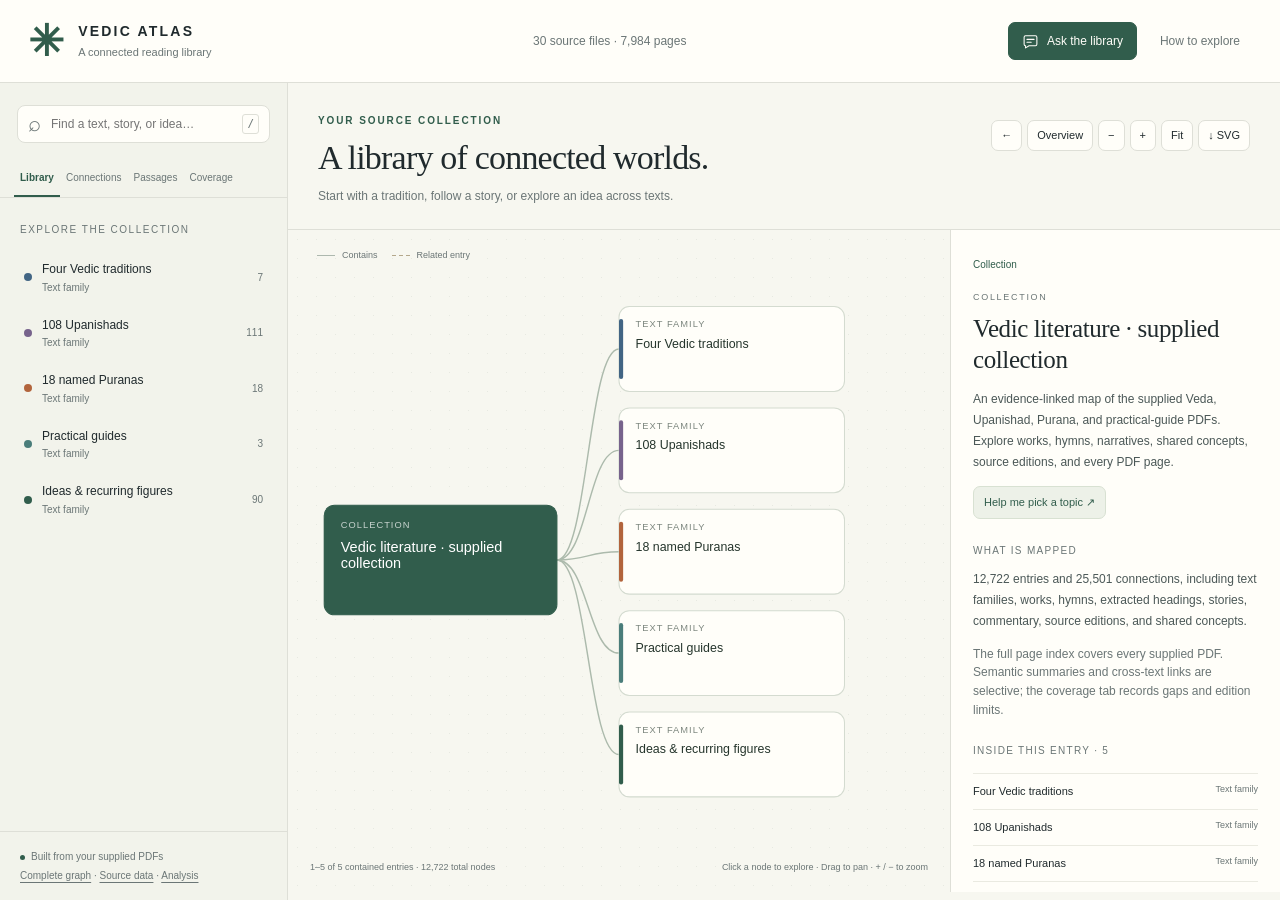
<file: index.html>
<!doctype html>
<html lang="en">
<head>
  <meta charset="utf-8">
  <meta name="viewport" content="width=device-width, initial-scale=1">
  <meta name="description" content="Explore Vedic literature through an interactive, source-linked atlas of texts, hymns, stories, and shared ideas.">
  <title>Vedic Atlas</title>
  <link rel="icon" href="output/favicon.svg" type="image/svg+xml">
  <script>
    window.location.replace('output/vedic-atlas.html' + window.location.search + window.location.hash);
  </script>
</head>
<body>
  <p><a href="output/vedic-atlas.html">Open Vedic Atlas</a></p>
</body>
</html>
</file>
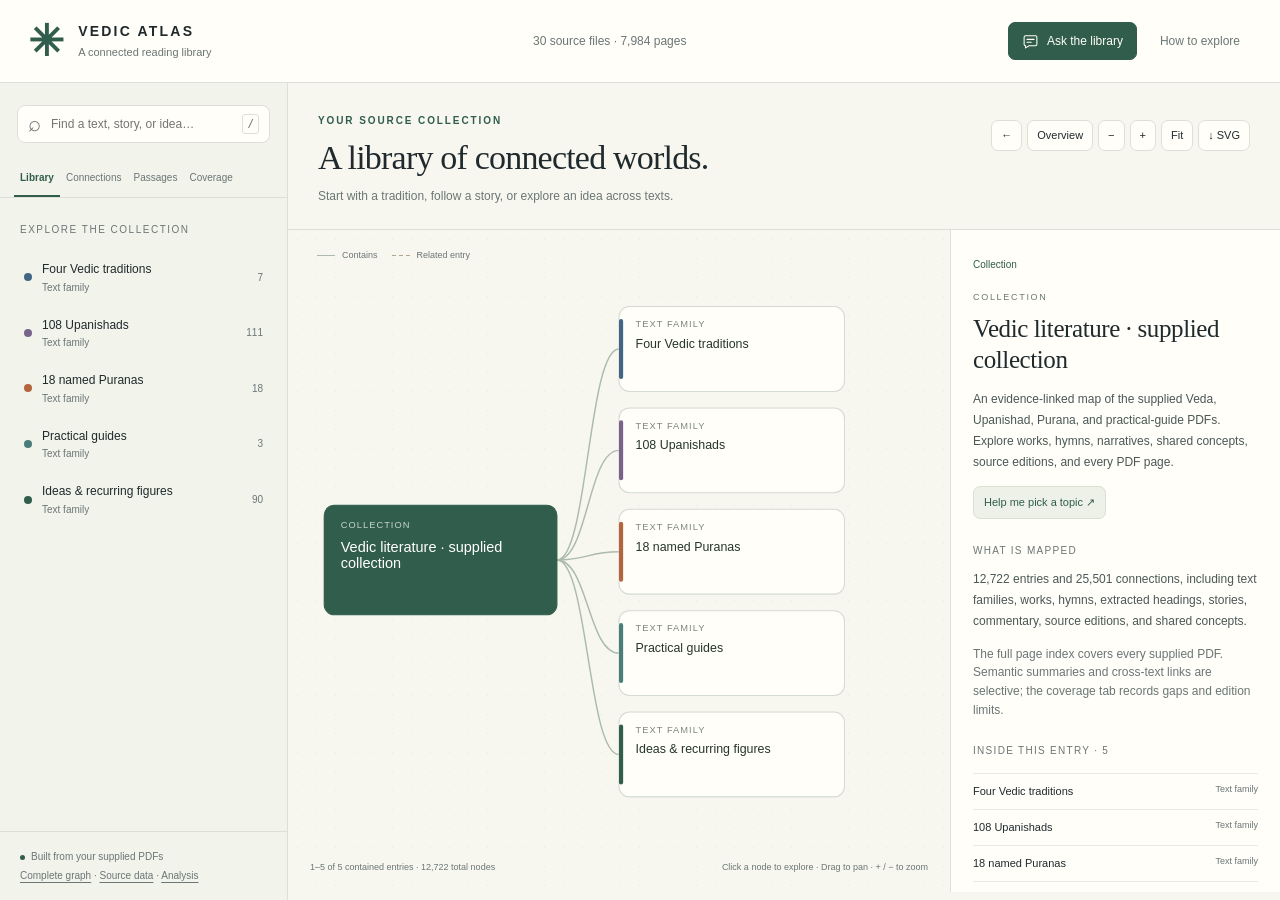
<file: output/vedic-atlas.html>
<!doctype html>
<html lang="en">
<head>
<meta charset="utf-8"><meta name="viewport" content="width=device-width,initial-scale=1">
<title>Vedic Atlas · A connected reading library</title>
<link rel="icon" href="favicon.svg" type="image/svg+xml">
<link rel="stylesheet" href="atlas.css">
<link rel="stylesheet" href="guide.css">
</head>
<body>
<header><a class="brand" href="#root"><span class="brandmark">✳</span><span>VEDIC ATLAS<small>A connected reading library</small></span></a><div class="topnote">30 source files · <span id="totalPages">7,984</span> pages</div><div class="header-actions"><button id="openGuide" class="guide-launch" aria-haspopup="dialog" aria-controls="guideDialog"><svg viewBox="0 0 24 24" aria-hidden="true"><path d="M5 4h14a2 2 0 0 1 2 2v10a2 2 0 0 1-2 2h-9l-5 3v-3a2 2 0 0 1-2-2V6a2 2 0 0 1 2-2Z"/><path d="M7 9h10M7 13h6"/></svg>Ask the library</button><button id="helpButton" class="quiet" aria-label="How to explore"><span class="help-label">How to explore</span><span class="help-icon" aria-hidden="true">?</span></button></div></header>
<div class="app">
<aside class="sidebar">
<div class="searchbox"><span>⌕</span><input id="search" type="search" aria-label="Search the library" placeholder="Find a text, story, or idea…"><kbd>/</kbd></div>
<nav class="tabs" aria-label="Explore modes"><button data-tab="library" class="active">Library</button><button data-tab="themes">Connections</button><button data-tab="passages">Passages</button><button data-tab="coverage">Coverage</button></nav>
<div id="navContent" class="navcontent"></div>
<footer><span class="live-dot"></span>Built from your supplied PDFs<br><a href="atlas.graphml" download>Complete graph</a> <span>·</span> <a href="atlas.json" download>Source data</a> <span>·</span> <a href="../analysis/REPORT.md">Analysis</a></footer>
</aside>
<main>
<div class="workspace-head"><div><div id="eyebrow" class="eyebrow">YOUR SOURCE COLLECTION</div><h1 id="heading">A library of connected worlds.</h1><p id="subheading">Start with a tradition, follow a story, or explore an idea across texts.</p></div><div class="map-actions"><button id="back" title="Go back" aria-label="Go back">←</button><button id="home" title="Collection overview">Overview</button><button id="zoomOut" title="Zoom out" aria-label="Zoom out">−</button><button id="zoomIn" title="Zoom in" aria-label="Zoom in">+</button><button id="fit" title="Fit map">Fit</button><button id="export" title="Save this map">↓ SVG</button></div></div>
<div class="workspace-body">
<section class="maparea" aria-label="Interactive mind map"><div class="map-key"><span class="keyline"></span>Contains <span class="keyline related"></span>Related entry</div><svg id="map" role="img" aria-label="Mind map of the selected text and its connections"><g id="scene"></g></svg><div id="mapPager" class="mappager"></div><div class="map-caption"><span id="mapCount"></span><span>Click a node to explore · Drag to pan · + / − to zoom</span></div></section>
<aside class="detail" id="detail" aria-live="polite"></aside>
</div>
</main>
</div>
<dialog id="help"><button class="close" id="closeHelp" aria-label="Close help">×</button><p class="eyebrow">READ THE MAP</p><h2>Follow a thread.</h2><p>Select a family, book, hymn, story, or concept. The map shows its immediate connections; the full collection remains available in the library.</p><ol><li><b>Library</b> follows the supplied texts and their indexed contents.</li><li><b>Connections</b> brings together passages that share names or ideas. A shared theme does not establish literary borrowing.</li><li><b>Passages</b> searches the extracted text of all PDFs. Search spelling variants separately.</li><li><b>Coverage</b> records partial editions, OCR, commentary, duplicates, and gaps.</li></ol><p>Page numbers always mean PDF pages, starting at 1. Use “Open source PDF” to check the original. Extracted and recognized text may contain errors. Indexed headings are navigation aids; they are not a claim that every embedded story has received a separate scholarly analysis.</p><p class="fine">The library runs entirely in your browser. No external APIs, accounts, or analytics are required.</p></dialog>
<dialog id="guideDialog" aria-labelledby="guideTitle" aria-describedby="guideDescription">
  <div class="guide-head"><div><div class="guide-kicker">YOUR READING COMPANION</div><h2 id="guideTitle">Ask the library.</h2></div><div class="guide-head-actions"><button id="resetGuide" title="Start a new conversation">Start over</button><button id="closeGuide" aria-label="Close reading guide">×</button></div></div>
  <p id="guideDescription">Find a starting point. Follow the sources. Connect the ideas.</p>
  <div id="guideLog" class="guide-log" role="log" aria-live="polite" aria-relevant="additions" aria-label="Reading guide conversation"></div>
  <div id="guideStatus" class="guide-status" role="status"></div>
  <form id="guideForm" class="guide-form"><label for="guideInput" class="guide-sr-only">Ask about a topic or book</label><div class="guide-input-row"><textarea id="guideInput" rows="2" maxlength="600" placeholder="Ask about a topic, story, or book…" required></textarea><button id="guideSend" type="submit" aria-label="Send question"><svg viewBox="0 0 24 24" aria-hidden="true"><path d="M12 19V5M5 12l7-7 7 7"/></svg></button></div><p>Uses indexed summaries and PDF passages. Check the cited pages for context.</p></form>
</dialog>
<script src="atlas-data.js"></script><script src="atlas-pages.js"></script><script src="atlas.js?v=reading-guide-1"></script><script src="guide-topics.js"></script><script src="guide-engine.js?v=reading-guide-2"></script><script src="guide.js?v=reading-guide-2"></script>
</body></html>
</file>
<file: output/atlas.css>
:root{--ink:#202a2d;--muted:#6b7676;--line:#dedfd7;--paper:#f7f7f0;--panel:#fffef9;--green:#315d4c;--orange:#b2643c;--blue:#426584;--purple:#77638c;--teal:#4a7d7a}*{box-sizing:border-box}body{margin:0;background:var(--paper);color:var(--ink);font:14px/1.55 -apple-system,BlinkMacSystemFont,'Segoe UI',sans-serif}button,input{font:inherit}button,a{touch-action:manipulation}button{cursor:pointer;border:1px solid var(--line);background:var(--panel);color:var(--ink);padding:7px 12px;border-radius:7px}button:hover{background:#eeeee5}button:focus-visible,a:focus-visible,input:focus-visible{outline:3px solid #9dbdac;outline-offset:3px}a{color:var(--green);text-underline-offset:3px}header{height:83px;border-bottom:1px solid var(--line);display:flex;align-items:center;justify-content:space-between;padding:0 28px;background:var(--panel)}.brand{text-decoration:none;color:var(--ink);display:flex;align-items:center;gap:12px;font-weight:650;letter-spacing:2.2px;font-size:14px}.brand small{display:block;font-weight:400;letter-spacing:0;color:var(--muted);font-size:11px;margin-top:1px}.brandmark{font-size:43px;color:var(--green);line-height:1}.topnote{color:var(--muted);font-size:12px}.quiet{border:0;background:transparent;color:var(--muted);font-size:12px}.app{display:flex;min-height:calc(100vh - 83px)}.sidebar{width:288px;flex:none;border-right:1px solid var(--line);display:flex;flex-direction:column;background:#f2f3eb;height:calc(100vh - 83px);position:sticky;top:0}.searchbox{margin:22px 17px 18px;background:var(--panel);border:1px solid var(--line);border-radius:8px;display:flex;align-items:center;padding:7px 10px;gap:8px}.searchbox span{font-size:22px;line-height:1;color:var(--muted)}.searchbox input{width:100%;min-width:0;border:0;outline:none!important;background:transparent;font-size:12px}.searchbox kbd{font-size:11px;border:1px solid var(--line);padding:0 4px;border-radius:3px;color:var(--muted)}.tabs{display:flex;flex-wrap:wrap;gap:0;padding:0 14px;border-bottom:1px solid var(--line)}.tabs button{padding:9px 7px;border:0;border-radius:0;background:none;font-size:11px;color:var(--muted);border-bottom:2px solid transparent}.tabs button.active{color:var(--green);border-bottom-color:var(--green);font-weight:600}.navcontent{padding:18px 15px;overflow:auto;flex:1}.nav-title{font-size:10px;letter-spacing:1.5px;text-transform:uppercase;color:var(--muted);margin:6px 5px 14px}.nav-row{display:flex;width:100%;align-items:center;text-align:left;gap:10px;margin:3px 0;background:none;border:0;border-radius:7px;padding:9px;font-size:12px}.nav-row:hover{background:#e6e9df}.nav-row.current{background:#e0e8dc;color:#294d3f}.nav-row small{display:block;font-size:10px;color:var(--muted);line-height:1.4;margin-top:2px}.nav-row .ntext{flex:1;min-width:0}.nav-row .ncount{color:var(--muted);font-size:10px}.dot{width:8px;height:8px;border-radius:50%;flex:none}.childnav{padding-left:10px;border-left:1px solid var(--line);margin-left:12px}.nav-more{font-size:11px;margin:8px}.fine{font-size:11px;color:var(--muted)}.empty{color:var(--muted);padding:10px;font-size:12px}footer{padding:15px 20px;border-top:1px solid var(--line);color:var(--muted);font-size:10px;line-height:1.9}footer a{color:var(--muted)}.live-dot{display:inline-block;width:5px;height:5px;border-radius:50%;background:var(--green);margin-right:6px}main{flex:1;min-width:0}.workspace-head{padding:30px 30px 23px;display:flex;gap:18px;justify-content:space-between;align-items:flex-start;border-bottom:1px solid var(--line)}.eyebrow{font-size:10px;letter-spacing:1.9px;color:var(--green);font-weight:600}h1{font:34px/1.2 Georgia,'Times New Roman',serif;letter-spacing:-.8px;margin:9px 0 9px;max-width:740px}h2{font:26px/1.25 Georgia,serif;letter-spacing:-.4px}p{margin:0 0 13px}#subheading{font-size:12px;color:var(--muted);max-width:760px;margin:0}.map-actions{display:flex;gap:5px;flex:none;padding-top:7px}.map-actions button{font-size:11px;padding:6px 9px}.workspace-body{display:grid;grid-template-columns:minmax(340px,1fr) 330px;min-height:calc(100vh - 238px)}.maparea{position:relative;min-width:0;min-height:650px;overflow:hidden;background-image:radial-gradient(#b7c0b540 .75px,transparent .75px);background-size:19px 19px}#map{display:block;width:100%;height:calc(100vh - 240px);min-height:650px;cursor:grab;touch-action:none}#map.dragging{cursor:grabbing}.map-key{position:absolute;left:22px;top:19px;font-size:9px;display:flex;gap:7px;align-items:center;color:var(--muted);pointer-events:none}.keyline{width:18px;height:1px;background:#adb8ae;margin-left:7px}.keyline.related{background:repeating-linear-gradient(to right,#b4a88c 0 4px,transparent 4px 7px)}.map-caption{position:absolute;bottom:17px;left:22px;right:22px;display:flex;justify-content:space-between;gap:16px;color:var(--muted);font-size:9px;pointer-events:none}.map-caption span:last-child{max-width:220px;text-align:right}.mappager{position:absolute;bottom:53px;left:22px;display:flex;gap:8px;align-items:center;font-size:10px}.mappager button{font-size:10px;padding:4px 8px}.node{cursor:pointer}.node rect{transition:filter .15s}.node:hover rect{filter:brightness(.96)}.node text{pointer-events:none}.detail{border-left:1px solid var(--line);padding:25px 22px;background:var(--panel);max-height:calc(100vh - 238px);overflow:auto}.type-label{font-size:9px;text-transform:uppercase;letter-spacing:1.7px;color:var(--muted)}.detail h2{margin:8px 0 14px;font-size:25px;overflow-wrap:anywhere}.detail p{font-size:12px}.detail .intro{color:#4b5857;line-height:1.75}.detail h3{font-size:10px;text-transform:uppercase;letter-spacing:1.3px;margin:24px 0 10px;color:var(--muted);font-weight:500}.badge{display:inline-block;border-radius:4px;padding:3px 6px;font-size:9px;background:#edf0e8;color:#45614f;margin:0 4px 6px 0}.badge.machine{background:#f1eee4;color:#78683f}.source-link{display:block;padding:10px 12px;background:var(--green);color:white;border-radius:6px;text-align:center;text-decoration:none;font-size:11px;margin:14px 0 9px}.source-link:hover{background:#254738}.crumbs{font-size:10px;line-height:1.9;color:var(--muted);margin-bottom:17px}.crumbs button{font-size:10px;border:0;padding:0;background:none;text-align:left;color:var(--green)}.detail-list{padding:0;list-style:none}.detail-list li{border-top:1px solid #eaeae1}.detail-list button{border:0;padding:9px 0;background:none;width:100%;text-align:left;font-size:11px;display:flex;justify-content:space-between;gap:10px}.detail-list button small{color:var(--muted);font-size:9px;flex:none}.quote{font-size:11px!important;border-left:2px solid #b3c2b3;padding-left:12px;color:#59625d;margin:11px 0}.citation{font-size:9px;color:var(--muted);display:block;margin-top:5px}.page-tools{display:flex;gap:5px;align-items:center;margin:10px 0;font-size:10px}.page-tools input{width:60px;padding:4px;font-size:11px;border:1px solid var(--line);border-radius:5px}.page-tools button{font-size:10px;padding:5px 8px}.reader{font:11px/1.7 ui-monospace,SFMono-Regular,monospace;white-space:pre-wrap;overflow-wrap:anywhere;background:#f4f4ed;padding:13px;border-radius:6px;max-height:450px;overflow:auto}.passage-result{text-align:left;width:100%;border:0;border-bottom:1px solid var(--line);background:none;border-radius:0;padding:12px 4px}.passage-result strong{display:block;font-size:11px;font-weight:500}.passage-result span{display:block;font-size:11px;color:var(--muted);margin-top:4px}.passage-result small{font-size:9px;color:var(--green)}mark{background:#e9dfa9;color:var(--ink)}.coverage{padding:10px 4px;border-bottom:1px solid var(--line)}.coverage strong{display:block;font-size:12px;font-weight:500}.coverage p{font-size:10px;color:var(--muted);margin-top:5px}.stats-line{font-size:10px;color:var(--muted);margin-bottom:13px}.section-head{font-size:10px;color:var(--muted);margin:14px 4px 5px}.more-text{font-size:11px!important;padding:6px 9px!important}dialog{border:1px solid var(--line);border-radius:12px;max-width:580px;padding:32px;background:var(--panel);color:var(--ink);box-shadow:0 15px 80px #172a2730}dialog::backdrop{background:#15292366}dialog p,dialog li{font-size:13px}dialog li{margin:9px 0}.close{position:absolute;right:14px;top:10px;border:0;background:none;font-size:25px}dialog h2{margin-top:9px}#loadError{padding:40px;color:#963d29}@media(min-width:1700px){.workspace-body{grid-template-columns:minmax(500px,1fr) 390px}.detail{padding:28px 30px}}@media(max-width:1180px){.sidebar{width:245px}.workspace-body{grid-template-columns:minmax(300px,1fr) 295px}.workspace-head{padding:25px 22px;flex-direction:column;gap:10px}h1{font-size:30px}#map{height:calc(100vh - 280px)}.detail{max-height:calc(100vh - 280px);padding:22px 18px}.workspace-body{min-height:calc(100vh - 280px)}}@media(max-width:930px){.workspace-body{display:block}.detail{border-left:0;border-top:1px solid var(--line);max-height:none}.maparea{min-height:500px}#map{min-height:500px;height:500px}.topnote{display:none}.map-caption{font-size:9px}}@media(max-width:620px){header{height:70px;padding:0 17px}.brand{font-size:12px}.brandmark{font-size:35px}.brand small{font-size:10px}.quiet{font-size:10px}.app{display:block}.sidebar{width:100%;height:auto;position:static;border-right:0;border-bottom:1px solid var(--line)}.searchbox{margin:14px 16px 8px}.tabs{padding:0 14px}.tabs button{font-size:12px;padding:9px}.navcontent{max-height:240px;padding:10px 16px}.nav-title{margin:4px}.nav-row{padding:7px}.sidebar footer{display:none}.workspace-head{padding:22px 18px}.map-actions{padding:0}h1{font-size:29px}.maparea{min-height:440px}#map{height:440px;min-height:440px}.detail{padding:24px}.map-caption{left:15px;right:15px}.map-key{left:12px}.mappager{left:15px}}
@media(min-width:931px){.maparea{min-height:450px}#map{min-height:450px}}
.tabs{flex-wrap:nowrap}.tabs button{font-size:10px;padding:9px 6px;white-space:nowrap}
</file>
<file: output/guide.css>
.header-actions{display:flex;align-items:center;gap:11px;flex:none}.guide-launch{display:flex;align-items:center;gap:8px;background:var(--green);border-color:var(--green);color:var(--panel);font-size:12px;padding:9px 13px;white-space:nowrap}.guide-launch:hover{background:#284c3e;color:var(--panel)}.guide-launch svg{width:17px;height:17px;fill:none;stroke:currentColor;stroke-width:1.5;stroke-linecap:round;stroke-linejoin:round}.help-icon{display:none}.ask-entry{display:flex;align-items:center;gap:7px;background:#edf1e8;border:1px solid #d8e1d2;color:var(--green);font-size:11px;padding:7px 10px;margin:3px 0 16px}.ask-entry:hover{background:#e3ebdd}#guideDialog{position:fixed;inset:96px 20px 20px auto;margin:0;padding:0;width:min(510px,calc(100vw - 40px));height:calc(100dvh - 116px);max-height:850px;max-width:none;border:1px solid #cdd7ca;border-radius:13px;background:var(--panel);color:var(--ink);box-shadow:0 20px 80px #203c3430;overflow:hidden}#guideDialog[open]{display:flex;flex-direction:column}#guideDialog::backdrop{background:#142e252e}#guideDialog button,#guideDialog textarea{font:inherit}#guideDialog button:disabled{opacity:.5;cursor:wait}#guideDialog .guide-head{display:flex;align-items:flex-start;justify-content:space-between;gap:12px;padding:23px 24px 10px;flex:none;background:#f0f3ea}#guideDialog .guide-kicker{font-size:9px;letter-spacing:1.8px;color:var(--green);font-weight:600}#guideDialog h2{font:28px/1.2 Georgia,serif;letter-spacing:-.5px;margin:6px 0 0}.guide-head-actions{display:flex;gap:5px;align-items:center}#guideDialog .guide-head-actions button{font-size:10px;padding:5px 7px;background:none;border:0;color:var(--muted)}#guideDialog #closeGuide{font-size:25px;padding:0 3px;line-height:1.2;color:var(--ink)}#guideDialog #guideDescription{font-size:11px;color:#58675c;padding:0 24px 17px;margin:0;background:#f0f3ea;border-bottom:1px solid var(--line);flex:none}.guide-log{overflow-y:auto;overscroll-behavior:contain;flex:1;min-height:0;padding:23px 24px;scroll-behavior:smooth}.guide-message{margin-bottom:24px;overflow-wrap:anywhere}.guide-speaker{font-size:9px;font-weight:600;letter-spacing:1.5px;text-transform:uppercase;color:var(--green);margin-bottom:8px}.guide-message-user{margin-left:48px}.guide-message-user .guide-speaker{text-align:right;color:var(--muted)}#guideDialog .guide-message-user p{font-size:13px;background:#edf1e8;border-radius:10px 10px 2px 10px;padding:11px 14px;color:var(--ink);white-space:pre-wrap}#guideDialog .guide-message p{font-size:12px;line-height:1.7;margin:0 0 12px}.guide-welcome-title{font:22px/1.3 Georgia,serif;margin:0 0 9px;color:var(--ink)}.guide-topics{display:grid;grid-template-columns:1fr 1fr;gap:8px;margin:15px 0 4px}#guideDialog .guide-topic{display:block;text-align:left;width:100%;border:1px solid #dce2d4;background:#f6f7ef;border-radius:8px;padding:12px 10px;color:var(--ink)}#guideDialog .guide-topic:hover{background:#eaf0e2;border-color:#b8c9b1}#guideDialog .guide-topic strong{display:block;font-size:12px;font-weight:500;line-height:1.35}#guideDialog .guide-topic span{font-size:10px;color:#60705f;display:block;margin-top:5px;line-height:1.5}.guide-context{margin:0 0 15px}#guideDialog .guide-context button{font-size:11px;color:var(--green);border:1px solid #cfdbc6;background:#edf3e6;border-radius:6px;padding:7px 10px;text-align:left;width:100%}.guide-section-title{font-size:9px;text-transform:uppercase;letter-spacing:1.5px;color:var(--muted);font-weight:500;margin:19px 0 10px}.guide-reading{border:1px solid #dce2d4;border-radius:9px;padding:14px;margin:9px 0;background:var(--panel)}#guideDialog .guide-reading h4{font:19px/1.3 Georgia,serif;letter-spacing:-.2px;margin:6px 0 8px;color:var(--ink)}.guide-kind{font-size:9px;text-transform:uppercase;letter-spacing:1.1px;color:var(--green)}#guideDialog .guide-reading .guide-summary{font-size:12px;line-height:1.7;margin-bottom:10px}#guideDialog .guide-reading blockquote{font-size:11px;line-height:1.65;margin:10px 0;padding:0 0 0 10px;border-left:2px solid #b6c7aa;color:#55614e}.guide-citation{font-size:10px;line-height:1.5;color:var(--muted);margin-bottom:11px}.guide-reading-actions{display:flex;flex-wrap:wrap;gap:6px;align-items:center}#guideDialog .guide-reading-actions button,#guideDialog .guide-reading-actions a{font-size:10px;padding:5px 8px;border:1px solid #d5dfcf;border-radius:5px;line-height:1.5;color:var(--green);background:#f0f4eb;text-decoration:none;display:inline-flex;align-items:center;min-height:28px}#guideDialog .guide-reading-actions a{background:transparent}.guide-connection{padding:11px 0;border-top:1px solid var(--line)}#guideDialog .guide-connection-title{font-size:12px;line-height:1.5;margin:4px 0 6px;font-weight:500}#guideDialog .guide-connection p{font-size:11px;color:#56634e;margin-bottom:7px}#guideDialog .guide-connection button{font-size:10px;border:0;background:none;padding:2px 0;text-align:left;color:var(--green);text-decoration:underline;text-underline-offset:3px}.guide-relation{font-size:9px;text-transform:uppercase;letter-spacing:1px;color:#806d45}.guide-followups{display:flex;flex-wrap:wrap;gap:6px;margin-top:14px}#guideDialog .guide-followups button{font-size:11px;color:var(--green);border:1px solid #d5dfcd;padding:7px 9px;border-radius:6px;background:#f8f9f2;text-align:left}.guide-scope{font-size:10px!important;color:var(--muted);margin-top:12px!important}.guide-status{font-size:11px;color:var(--muted);padding:0 24px;min-height:0;flex:none}.guide-status:not(:empty){padding-bottom:10px}.guide-form{padding:14px 18px 13px;border-top:1px solid var(--line);background:#f4f5ee;flex:none}.guide-input-row{display:flex;gap:8px;align-items:center;background:var(--panel);border:1px solid #cbd6c5;border-radius:9px;padding:7px 8px 7px 12px}#guideDialog textarea{resize:none;border:0;background:transparent;color:var(--ink);font-size:12px;line-height:1.6;width:100%;padding:4px 0;min-height:45px;max-height:120px}#guideDialog textarea:focus{outline:none}#guideDialog textarea::placeholder{color:#75816f}.guide-input-row:focus-within{outline:2px solid #91ad80;outline-offset:2px}#guideDialog #guideSend{background:var(--green);color:var(--panel);border:0;border-radius:7px;display:flex;align-items:center;justify-content:center;width:35px;height:35px;flex:none;padding:7px}#guideSend svg{width:20px;height:20px;fill:none;stroke:currentColor;stroke-width:1.8;stroke-linecap:round;stroke-linejoin:round}#guideDialog .guide-form>p{font-size:9px;color:#63715d;line-height:1.5;margin:8px 0 0}.guide-sr-only{position:absolute;width:1px;height:1px;padding:0;margin:-1px;overflow:hidden;clip:rect(0,0,0,0);white-space:nowrap;border:0}@media(prefers-reduced-motion:reduce){.guide-log{scroll-behavior:auto}}@media(max-width:700px){header .topnote{display:none}.header-actions{gap:4px}.guide-launch{font-size:11px;padding:8px 9px;gap:5px}.guide-launch svg{width:15px;height:15px}.help-label{display:none}.help-icon{display:block;font-size:14px;width:20px;text-align:center}#guideDialog{inset:12px;width:calc(100vw - 24px);height:calc(100dvh - 24px);max-height:none;border-radius:11px}.guide-log{padding:20px}.guide-head{padding-left:20px!important;padding-right:20px!important}#guideDialog #guideDescription{padding-left:20px;padding-right:20px}.guide-head-actions{gap:1px}#guideDialog .guide-head-actions button{font-size:9px}.guide-message-user{margin-left:35px}}@media(max-width:370px){.brand{gap:7px}.brandmark{font-size:29px}.brand{font-size:10px;letter-spacing:1.6px}.brand small{font-size:9px}.guide-launch{font-size:10px;padding:8px}.guide-launch svg{display:none}.guide-topics{grid-template-columns:1fr 1fr}.guide-log{padding:17px}.guide-form{padding:12px}.guide-head{padding:20px 17px 10px!important}#guideDialog h2{font-size:25px}}
@media(max-width:700px){#guideDialog textarea{font-size:16px}#guideDialog .guide-form>p{font-size:10px}}
</file>
